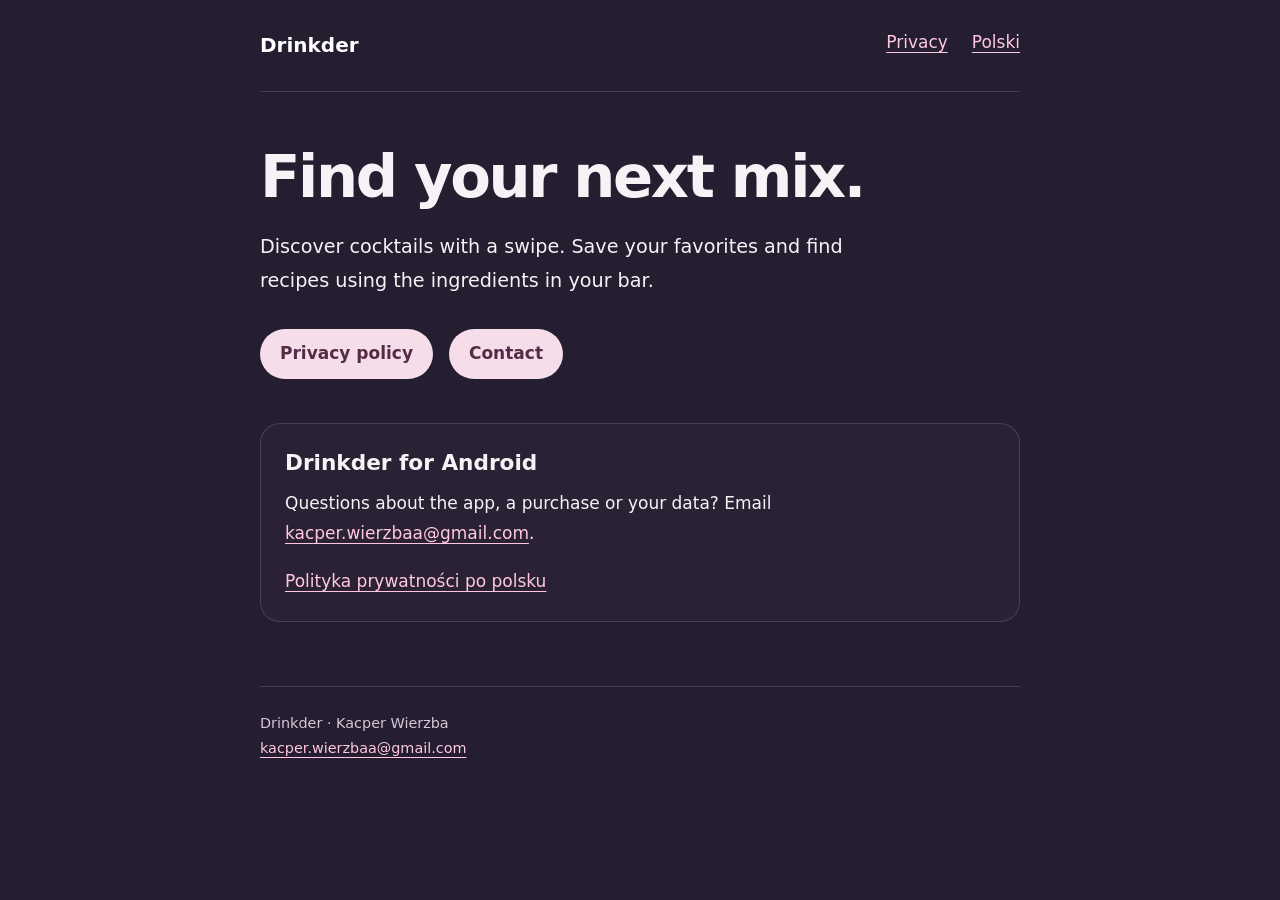
<file: index.html>
<!doctype html>
<html lang="en"><head><meta charset="utf-8"><meta name="viewport" content="width=device-width, initial-scale=1"><meta name="description" content="Drinkder cocktail app — privacy policy and support."><title>Drinkder — cocktails and support</title><link rel="stylesheet" href="/style.css"></head><body><a class="skip" href="#content">Skip to content</a><header><a class="brand" href="/">Drinkder</a><nav aria-label="Navigation"><a href="/privacy.html">Privacy</a><a href="/privacy-pl.html" lang="pl">Polski</a></nav></header><main id="content"><h1>Find your next mix.</h1><p class="lead">Discover cocktails with a swipe. Save your favorites and find recipes using the ingredients in your bar.</p><div class="actions"><a class="button" href="/privacy.html">Privacy policy</a><a class="button" href="mailto:kacper.wierzbaa@gmail.com">Contact</a></div><section class="panel"><h2 style="margin-top:0">Drinkder for Android</h2><p>Questions about the app, a purchase or your data? Email <a href="mailto:kacper.wierzbaa@gmail.com">kacper.wierzbaa@gmail.com</a>.</p><a href="/privacy-pl.html" lang="pl">Polityka prywatności po polsku</a></section></main><footer>Drinkder · Kacper Wierzba<br><a href="mailto:kacper.wierzbaa@gmail.com">kacper.wierzbaa@gmail.com</a></footer></body></html>
</file>
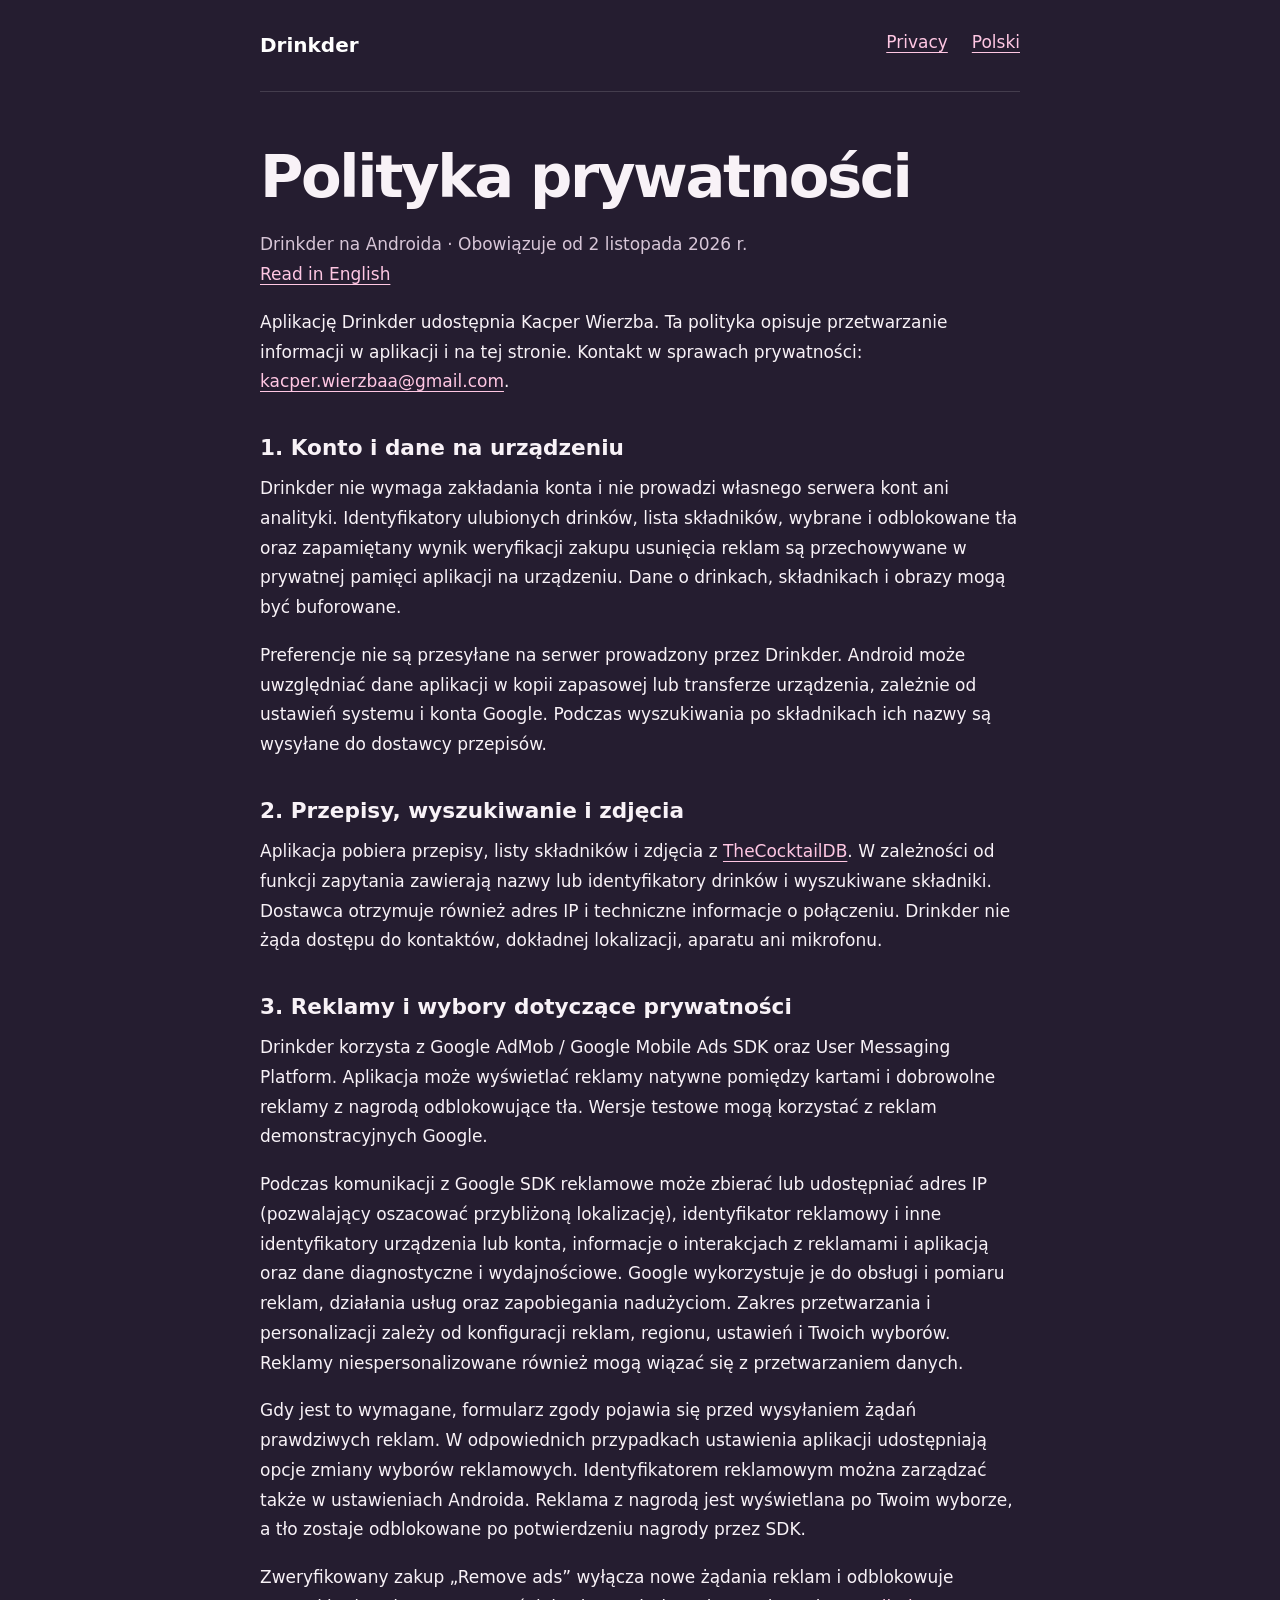
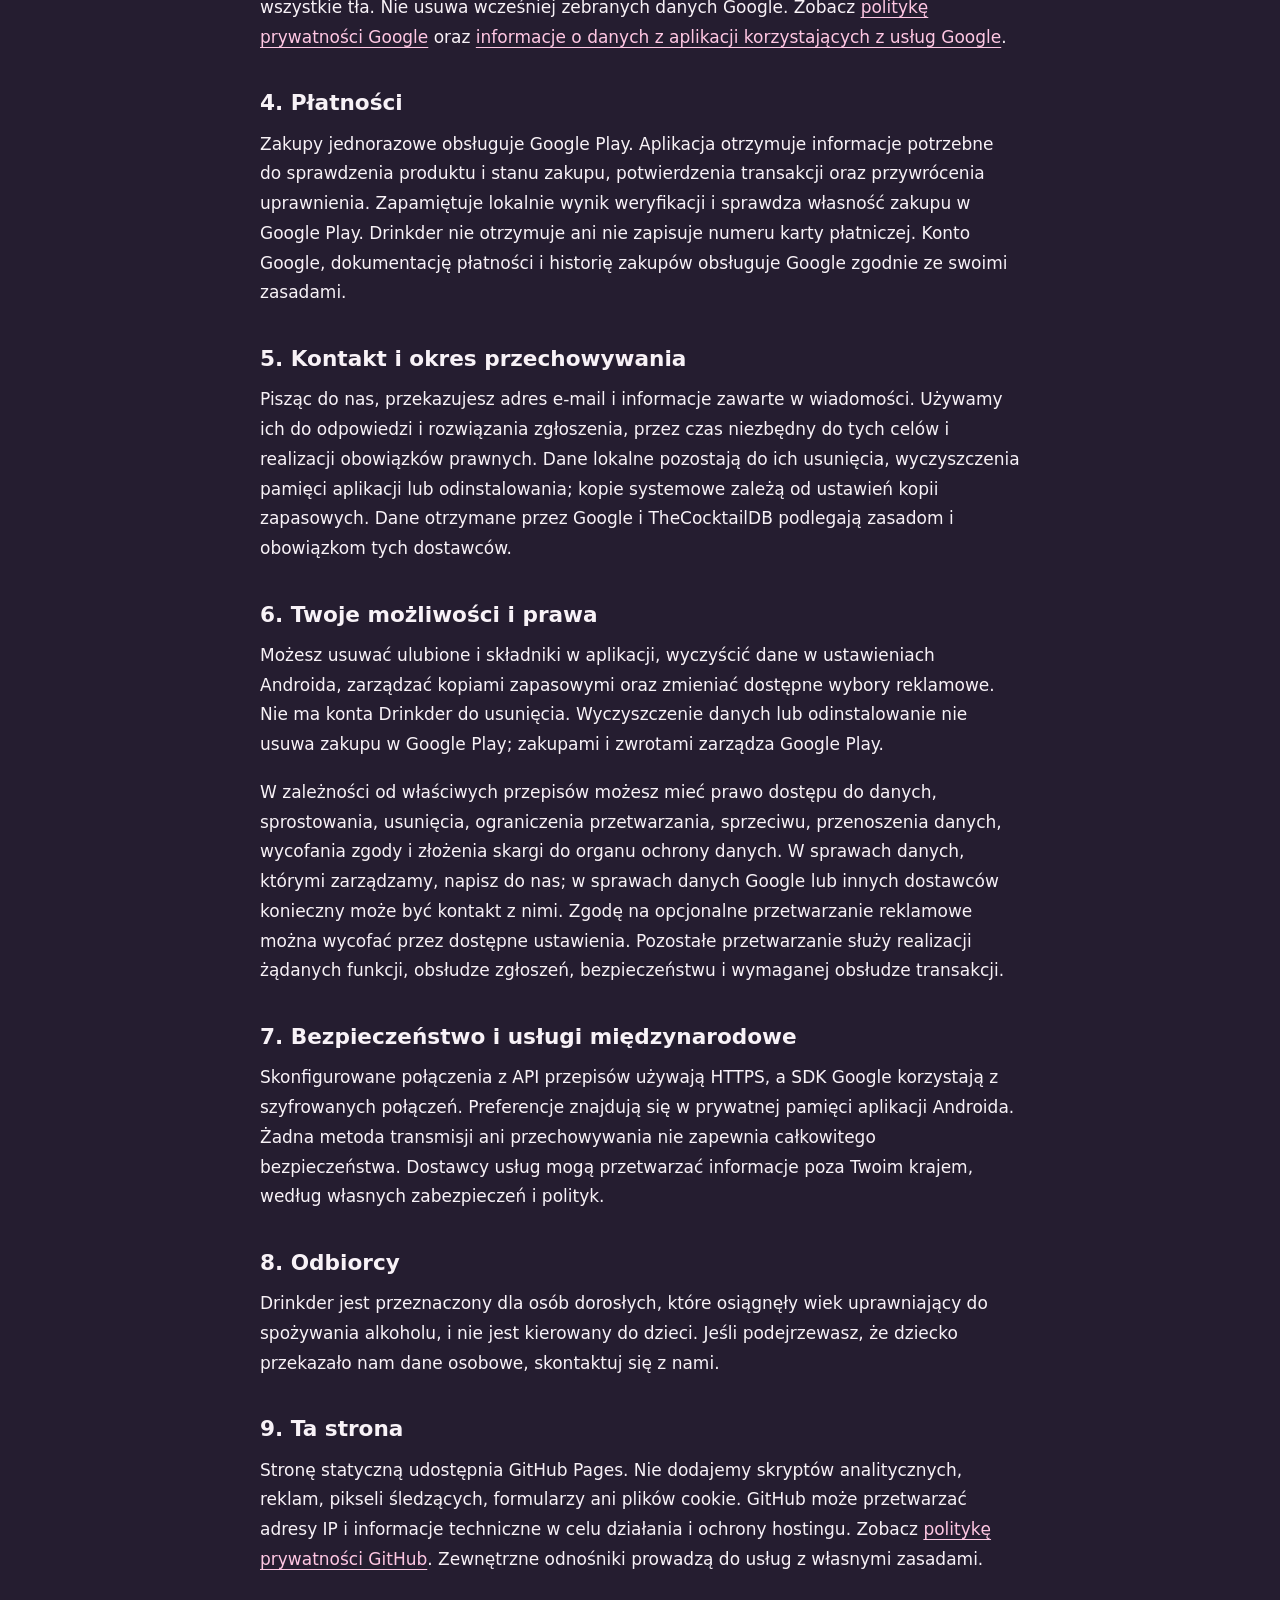
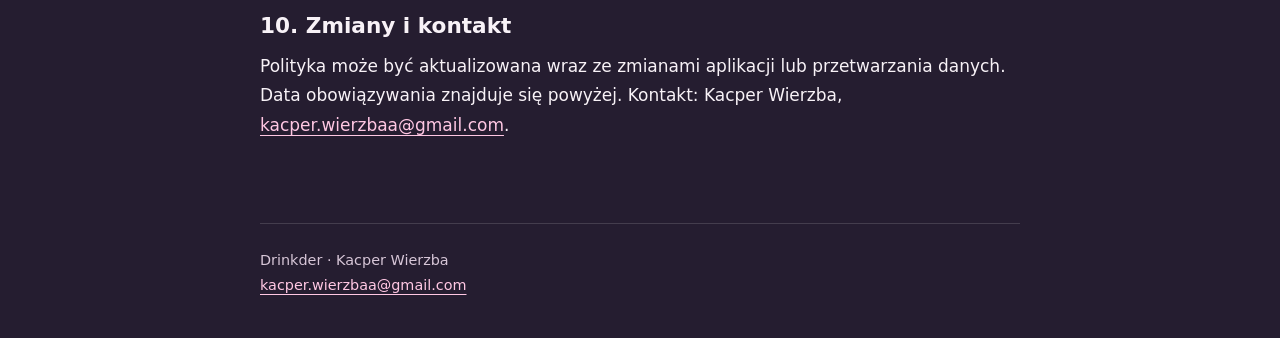
<file: privacy-pl.html>
<!doctype html>
<html lang="pl"><head><meta charset="utf-8"><meta name="viewport" content="width=device-width, initial-scale=1"><meta name="description" content="Drinkder cocktail app — privacy policy and support."><title>Drinkder — Polityka prywatności</title><link rel="stylesheet" href="/style.css"></head><body><a class="skip" href="#content">Przejdź do treści</a><header><a class="brand" href="/">Drinkder</a><nav aria-label="Nawigacja"><a href="/privacy.html">Privacy</a><a href="/privacy-pl.html" lang="pl">Polski</a></nav></header><main id="content"><h1>Polityka prywatności</h1><p class="meta">Drinkder na Androida · Obowiązuje od 2 listopada 2026 r.<br><a href="/privacy.html" lang="en">Read in English</a></p>
<p>Aplikację Drinkder udostępnia Kacper Wierzba. Ta polityka opisuje przetwarzanie informacji w aplikacji i na tej stronie. Kontakt w sprawach prywatności: <a href="mailto:kacper.wierzbaa@gmail.com">kacper.wierzbaa@gmail.com</a>.</p>
<h2>1. Konto i dane na urządzeniu</h2><p>Drinkder nie wymaga zakładania konta i nie prowadzi własnego serwera kont ani analityki. Identyfikatory ulubionych drinków, lista składników, wybrane i odblokowane tła oraz zapamiętany wynik weryfikacji zakupu usunięcia reklam są przechowywane w prywatnej pamięci aplikacji na urządzeniu. Dane o drinkach, składnikach i obrazy mogą być buforowane.</p><p>Preferencje nie są przesyłane na serwer prowadzony przez Drinkder. Android może uwzględniać dane aplikacji w kopii zapasowej lub transferze urządzenia, zależnie od ustawień systemu i konta Google. Podczas wyszukiwania po składnikach ich nazwy są wysyłane do dostawcy przepisów.</p>
<h2>2. Przepisy, wyszukiwanie i zdjęcia</h2><p>Aplikacja pobiera przepisy, listy składników i zdjęcia z <a href="https://www.thecocktaildb.com/">TheCocktailDB</a>. W zależności od funkcji zapytania zawierają nazwy lub identyfikatory drinków i wyszukiwane składniki. Dostawca otrzymuje również adres IP i techniczne informacje o połączeniu. Drinkder nie żąda dostępu do kontaktów, dokładnej lokalizacji, aparatu ani mikrofonu.</p>
<h2>3. Reklamy i wybory dotyczące prywatności</h2><p>Drinkder korzysta z Google AdMob / Google Mobile Ads SDK oraz User Messaging Platform. Aplikacja może wyświetlać reklamy natywne pomiędzy kartami i dobrowolne reklamy z nagrodą odblokowujące tła. Wersje testowe mogą korzystać z reklam demonstracyjnych Google.</p><p>Podczas komunikacji z Google SDK reklamowe może zbierać lub udostępniać adres IP (pozwalający oszacować przybliżoną lokalizację), identyfikator reklamowy i inne identyfikatory urządzenia lub konta, informacje o interakcjach z reklamami i aplikacją oraz dane diagnostyczne i wydajnościowe. Google wykorzystuje je do obsługi i pomiaru reklam, działania usług oraz zapobiegania nadużyciom. Zakres przetwarzania i personalizacji zależy od konfiguracji reklam, regionu, ustawień i Twoich wyborów. Reklamy niespersonalizowane również mogą wiązać się z przetwarzaniem danych.</p><p>Gdy jest to wymagane, formularz zgody pojawia się przed wysyłaniem żądań prawdziwych reklam. W odpowiednich przypadkach ustawienia aplikacji udostępniają opcje zmiany wyborów reklamowych. Identyfikatorem reklamowym można zarządzać także w ustawieniach Androida. Reklama z nagrodą jest wyświetlana po Twoim wyborze, a tło zostaje odblokowane po potwierdzeniu nagrody przez SDK.</p><p>Zweryfikowany zakup „Remove ads” wyłącza nowe żądania reklam i odblokowuje wszystkie tła. Nie usuwa wcześniej zebranych danych Google. Zobacz <a href="https://policies.google.com/privacy?hl=pl">politykę prywatności Google</a> oraz <a href="https://policies.google.com/technologies/partner-sites?hl=pl">informacje o danych z aplikacji korzystających z usług Google</a>.</p>
<h2>4. Płatności</h2><p>Zakupy jednorazowe obsługuje Google Play. Aplikacja otrzymuje informacje potrzebne do sprawdzenia produktu i stanu zakupu, potwierdzenia transakcji oraz przywrócenia uprawnienia. Zapamiętuje lokalnie wynik weryfikacji i sprawdza własność zakupu w Google Play. Drinkder nie otrzymuje ani nie zapisuje numeru karty płatniczej. Konto Google, dokumentację płatności i historię zakupów obsługuje Google zgodnie ze swoimi zasadami.</p>
<h2>5. Kontakt i okres przechowywania</h2><p>Pisząc do nas, przekazujesz adres e-mail i informacje zawarte w wiadomości. Używamy ich do odpowiedzi i rozwiązania zgłoszenia, przez czas niezbędny do tych celów i realizacji obowiązków prawnych. Dane lokalne pozostają do ich usunięcia, wyczyszczenia pamięci aplikacji lub odinstalowania; kopie systemowe zależą od ustawień kopii zapasowych. Dane otrzymane przez Google i TheCocktailDB podlegają zasadom i obowiązkom tych dostawców.</p>
<h2>6. Twoje możliwości i prawa</h2><p>Możesz usuwać ulubione i składniki w aplikacji, wyczyścić dane w ustawieniach Androida, zarządzać kopiami zapasowymi oraz zmieniać dostępne wybory reklamowe. Nie ma konta Drinkder do usunięcia. Wyczyszczenie danych lub odinstalowanie nie usuwa zakupu w Google Play; zakupami i zwrotami zarządza Google Play.</p><p>W zależności od właściwych przepisów możesz mieć prawo dostępu do danych, sprostowania, usunięcia, ograniczenia przetwarzania, sprzeciwu, przenoszenia danych, wycofania zgody i złożenia skargi do organu ochrony danych. W sprawach danych, którymi zarządzamy, napisz do nas; w sprawach danych Google lub innych dostawców konieczny może być kontakt z nimi. Zgodę na opcjonalne przetwarzanie reklamowe można wycofać przez dostępne ustawienia. Pozostałe przetwarzanie służy realizacji żądanych funkcji, obsłudze zgłoszeń, bezpieczeństwu i wymaganej obsłudze transakcji.</p>
<h2>7. Bezpieczeństwo i usługi międzynarodowe</h2><p>Skonfigurowane połączenia z API przepisów używają HTTPS, a SDK Google korzystają z szyfrowanych połączeń. Preferencje znajdują się w prywatnej pamięci aplikacji Androida. Żadna metoda transmisji ani przechowywania nie zapewnia całkowitego bezpieczeństwa. Dostawcy usług mogą przetwarzać informacje poza Twoim krajem, według własnych zabezpieczeń i polityk.</p>
<h2>8. Odbiorcy</h2><p>Drinkder jest przeznaczony dla osób dorosłych, które osiągnęły wiek uprawniający do spożywania alkoholu, i nie jest kierowany do dzieci. Jeśli podejrzewasz, że dziecko przekazało nam dane osobowe, skontaktuj się z nami.</p>
<h2>9. Ta strona</h2><p>Stronę statyczną udostępnia GitHub Pages. Nie dodajemy skryptów analitycznych, reklam, pikseli śledzących, formularzy ani plików cookie. GitHub może przetwarzać adresy IP i informacje techniczne w celu działania i ochrony hostingu. Zobacz <a href="https://docs.github.com/en/site-policy/privacy-policies/github-general-privacy-statement">politykę prywatności GitHub</a>. Zewnętrzne odnośniki prowadzą do usług z własnymi zasadami.</p>
<h2>10. Zmiany i kontakt</h2><p>Polityka może być aktualizowana wraz ze zmianami aplikacji lub przetwarzania danych. Data obowiązywania znajduje się powyżej. Kontakt: Kacper Wierzba, <a href="mailto:kacper.wierzbaa@gmail.com">kacper.wierzbaa@gmail.com</a>.</p></main><footer>Drinkder · Kacper Wierzba<br><a href="mailto:kacper.wierzbaa@gmail.com">kacper.wierzbaa@gmail.com</a></footer></body></html>
</file>
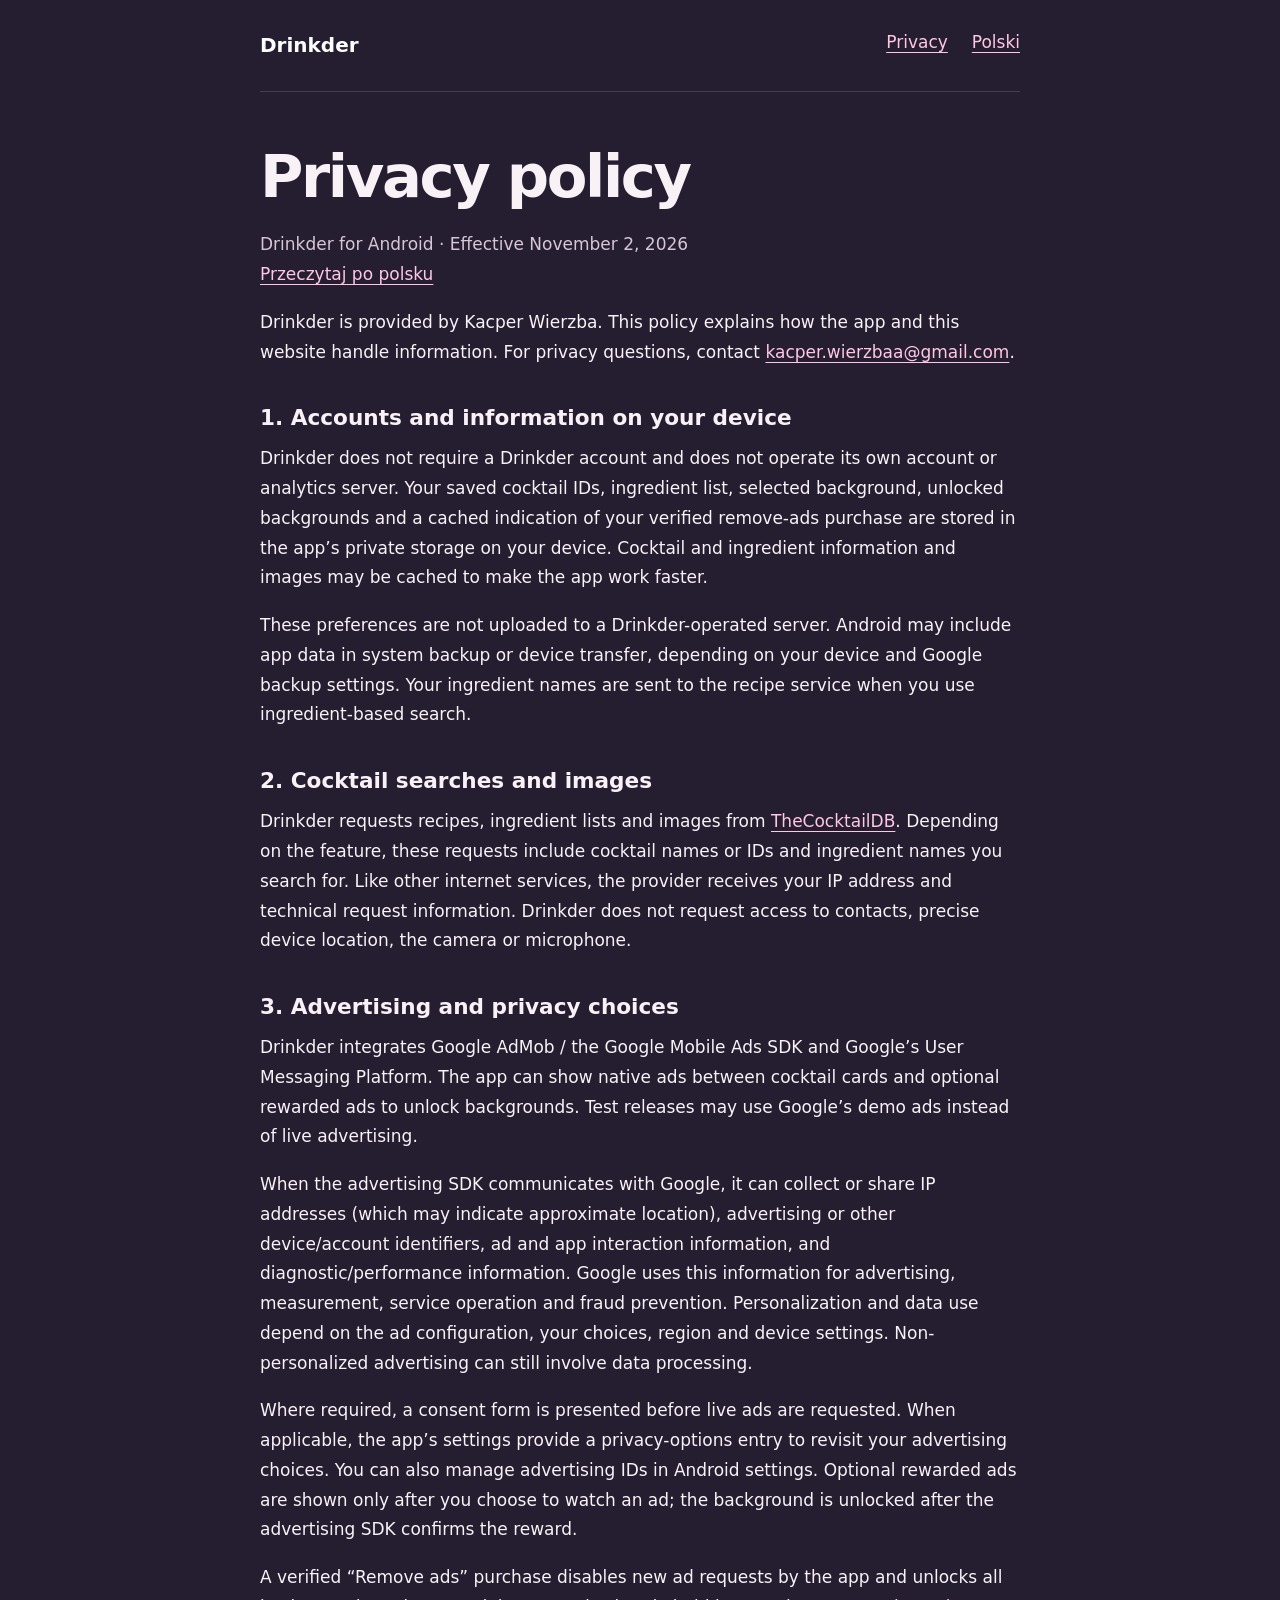
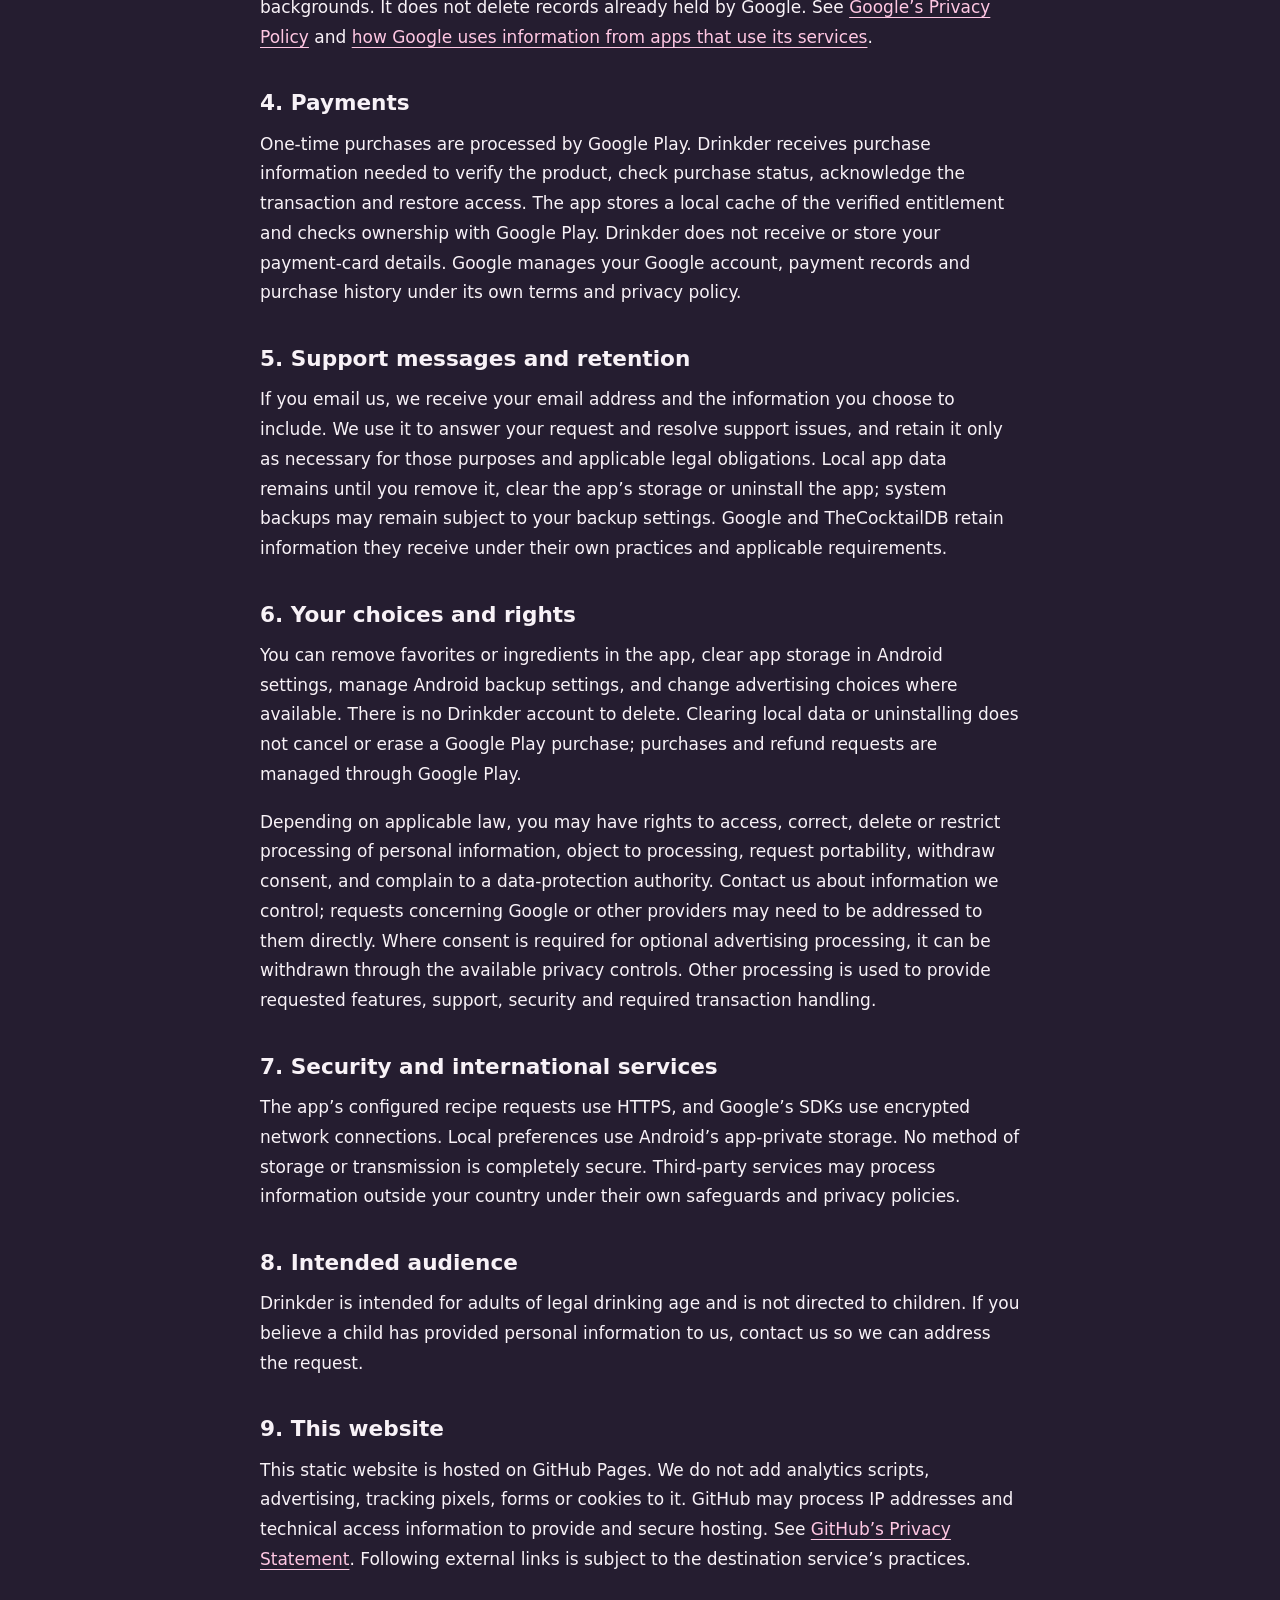
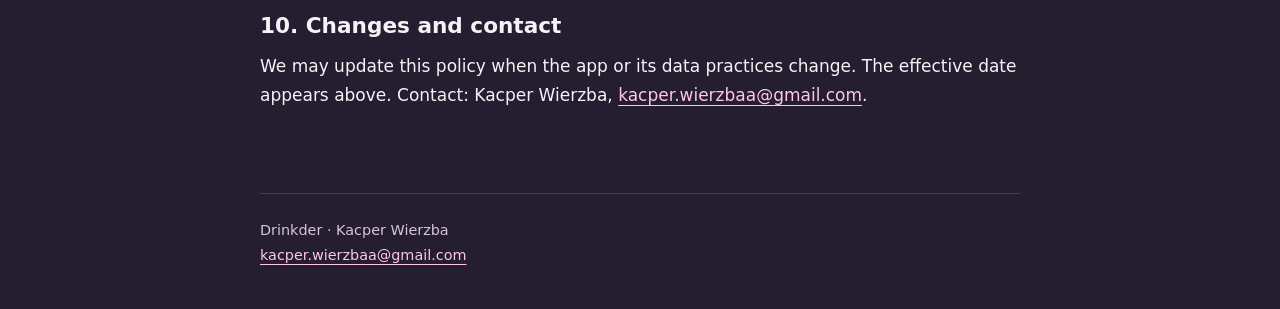
<file: privacy.html>
<!doctype html>
<html lang="en"><head><meta charset="utf-8"><meta name="viewport" content="width=device-width, initial-scale=1"><meta name="description" content="Drinkder cocktail app — privacy policy and support."><title>Drinkder — Privacy policy</title><link rel="stylesheet" href="/style.css"></head><body><a class="skip" href="#content">Skip to content</a><header><a class="brand" href="/">Drinkder</a><nav aria-label="Navigation"><a href="/privacy.html">Privacy</a><a href="/privacy-pl.html" lang="pl">Polski</a></nav></header><main id="content"><h1>Privacy policy</h1><p class="meta">Drinkder for Android · Effective November 2, 2026<br><a href="/privacy-pl.html" lang="pl">Przeczytaj po polsku</a></p>
<p>Drinkder is provided by Kacper Wierzba. This policy explains how the app and this website handle information. For privacy questions, contact <a href="mailto:kacper.wierzbaa@gmail.com">kacper.wierzbaa@gmail.com</a>.</p>
<h2>1. Accounts and information on your device</h2><p>Drinkder does not require a Drinkder account and does not operate its own account or analytics server. Your saved cocktail IDs, ingredient list, selected background, unlocked backgrounds and a cached indication of your verified remove-ads purchase are stored in the app’s private storage on your device. Cocktail and ingredient information and images may be cached to make the app work faster.</p><p>These preferences are not uploaded to a Drinkder-operated server. Android may include app data in system backup or device transfer, depending on your device and Google backup settings. Your ingredient names are sent to the recipe service when you use ingredient-based search.</p>
<h2>2. Cocktail searches and images</h2><p>Drinkder requests recipes, ingredient lists and images from <a href="https://www.thecocktaildb.com/">TheCocktailDB</a>. Depending on the feature, these requests include cocktail names or IDs and ingredient names you search for. Like other internet services, the provider receives your IP address and technical request information. Drinkder does not request access to contacts, precise device location, the camera or microphone.</p>
<h2>3. Advertising and privacy choices</h2><p>Drinkder integrates Google AdMob / the Google Mobile Ads SDK and Google’s User Messaging Platform. The app can show native ads between cocktail cards and optional rewarded ads to unlock backgrounds. Test releases may use Google’s demo ads instead of live advertising.</p><p>When the advertising SDK communicates with Google, it can collect or share IP addresses (which may indicate approximate location), advertising or other device/account identifiers, ad and app interaction information, and diagnostic/performance information. Google uses this information for advertising, measurement, service operation and fraud prevention. Personalization and data use depend on the ad configuration, your choices, region and device settings. Non-personalized advertising can still involve data processing.</p><p>Where required, a consent form is presented before live ads are requested. When applicable, the app’s settings provide a privacy-options entry to revisit your advertising choices. You can also manage advertising IDs in Android settings. Optional rewarded ads are shown only after you choose to watch an ad; the background is unlocked after the advertising SDK confirms the reward.</p><p>A verified “Remove ads” purchase disables new ad requests by the app and unlocks all backgrounds. It does not delete records already held by Google. See <a href="https://policies.google.com/privacy">Google’s Privacy Policy</a> and <a href="https://policies.google.com/technologies/partner-sites">how Google uses information from apps that use its services</a>.</p>
<h2>4. Payments</h2><p>One-time purchases are processed by Google Play. Drinkder receives purchase information needed to verify the product, check purchase status, acknowledge the transaction and restore access. The app stores a local cache of the verified entitlement and checks ownership with Google Play. Drinkder does not receive or store your payment-card details. Google manages your Google account, payment records and purchase history under its own terms and privacy policy.</p>
<h2>5. Support messages and retention</h2><p>If you email us, we receive your email address and the information you choose to include. We use it to answer your request and resolve support issues, and retain it only as necessary for those purposes and applicable legal obligations. Local app data remains until you remove it, clear the app’s storage or uninstall the app; system backups may remain subject to your backup settings. Google and TheCocktailDB retain information they receive under their own practices and applicable requirements.</p>
<h2>6. Your choices and rights</h2><p>You can remove favorites or ingredients in the app, clear app storage in Android settings, manage Android backup settings, and change advertising choices where available. There is no Drinkder account to delete. Clearing local data or uninstalling does not cancel or erase a Google Play purchase; purchases and refund requests are managed through Google Play.</p><p>Depending on applicable law, you may have rights to access, correct, delete or restrict processing of personal information, object to processing, request portability, withdraw consent, and complain to a data-protection authority. Contact us about information we control; requests concerning Google or other providers may need to be addressed to them directly. Where consent is required for optional advertising processing, it can be withdrawn through the available privacy controls. Other processing is used to provide requested features, support, security and required transaction handling.</p>
<h2>7. Security and international services</h2><p>The app’s configured recipe requests use HTTPS, and Google’s SDKs use encrypted network connections. Local preferences use Android’s app-private storage. No method of storage or transmission is completely secure. Third-party services may process information outside your country under their own safeguards and privacy policies.</p>
<h2>8. Intended audience</h2><p>Drinkder is intended for adults of legal drinking age and is not directed to children. If you believe a child has provided personal information to us, contact us so we can address the request.</p>
<h2>9. This website</h2><p>This static website is hosted on GitHub Pages. We do not add analytics scripts, advertising, tracking pixels, forms or cookies to it. GitHub may process IP addresses and technical access information to provide and secure hosting. See <a href="https://docs.github.com/en/site-policy/privacy-policies/github-general-privacy-statement">GitHub’s Privacy Statement</a>. Following external links is subject to the destination service’s practices.</p>
<h2>10. Changes and contact</h2><p>We may update this policy when the app or its data practices change. The effective date appears above. Contact: Kacper Wierzba, <a href="mailto:kacper.wierzbaa@gmail.com">kacper.wierzbaa@gmail.com</a>.</p></main><footer>Drinkder · Kacper Wierzba<br><a href="mailto:kacper.wierzbaa@gmail.com">kacper.wierzbaa@gmail.com</a></footer></body></html>
</file>
<file: style.css>
*{box-sizing:border-box}html{color-scheme:dark}body{margin:0;background:#251d30;color:#f8f2f7;font:17px/1.75 system-ui,-apple-system,BlinkMacSystemFont,"Segoe UI",sans-serif}a{color:#ffc7e3;text-underline-offset:4px;overflow-wrap:anywhere}a:hover{color:#fff}a:focus-visible{outline:3px solid #ffc7e3;outline-offset:5px;border-radius:3px}header,main,footer{width:min(calc(100% - 40px),760px);margin-inline:auto}header{padding:28px 0;border-bottom:1px solid #ffffff24;display:flex;gap:24px;justify-content:space-between;flex-wrap:wrap}.brand{font-weight:750;color:#fff;text-decoration:none;font-size:1.25rem}nav{display:flex;gap:24px;flex-wrap:wrap}main{padding-block:52px 64px}h1{font-size:clamp(2.2rem,7vw,3.7rem);line-height:1.12;letter-spacing:-.04em;margin:0 0 20px}h2{font-size:1.35rem;line-height:1.35;margin:36px 0 12px}p,ul{margin:0 0 18px}.meta,footer{color:#d7c6d7}.lead{font-size:1.2rem;max-width:38rem}.actions{display:flex;gap:16px;flex-wrap:wrap;margin-top:32px}.button{display:inline-flex;align-items:center;min-height:48px;padding:10px 20px;border-radius:100px;background:#f6ddea;color:#542c46;font-weight:650;text-decoration:none}.button:hover{background:#fff;color:#542c46}.panel{margin-top:44px;padding:24px;border:1px solid #ffffff24;border-radius:20px;background:#ffffff06}footer{border-top:1px solid #ffffff24;padding-block:24px 40px;font-size:.9rem}.skip{position:absolute;top:-100px;left:16px;background:#251d30;padding:10px;z-index:2}.skip:focus{top:8px}@media(max-width:420px){header,main,footer{width:calc(100% - 32px)}main{padding-top:36px}nav{gap:16px}}
</file>
